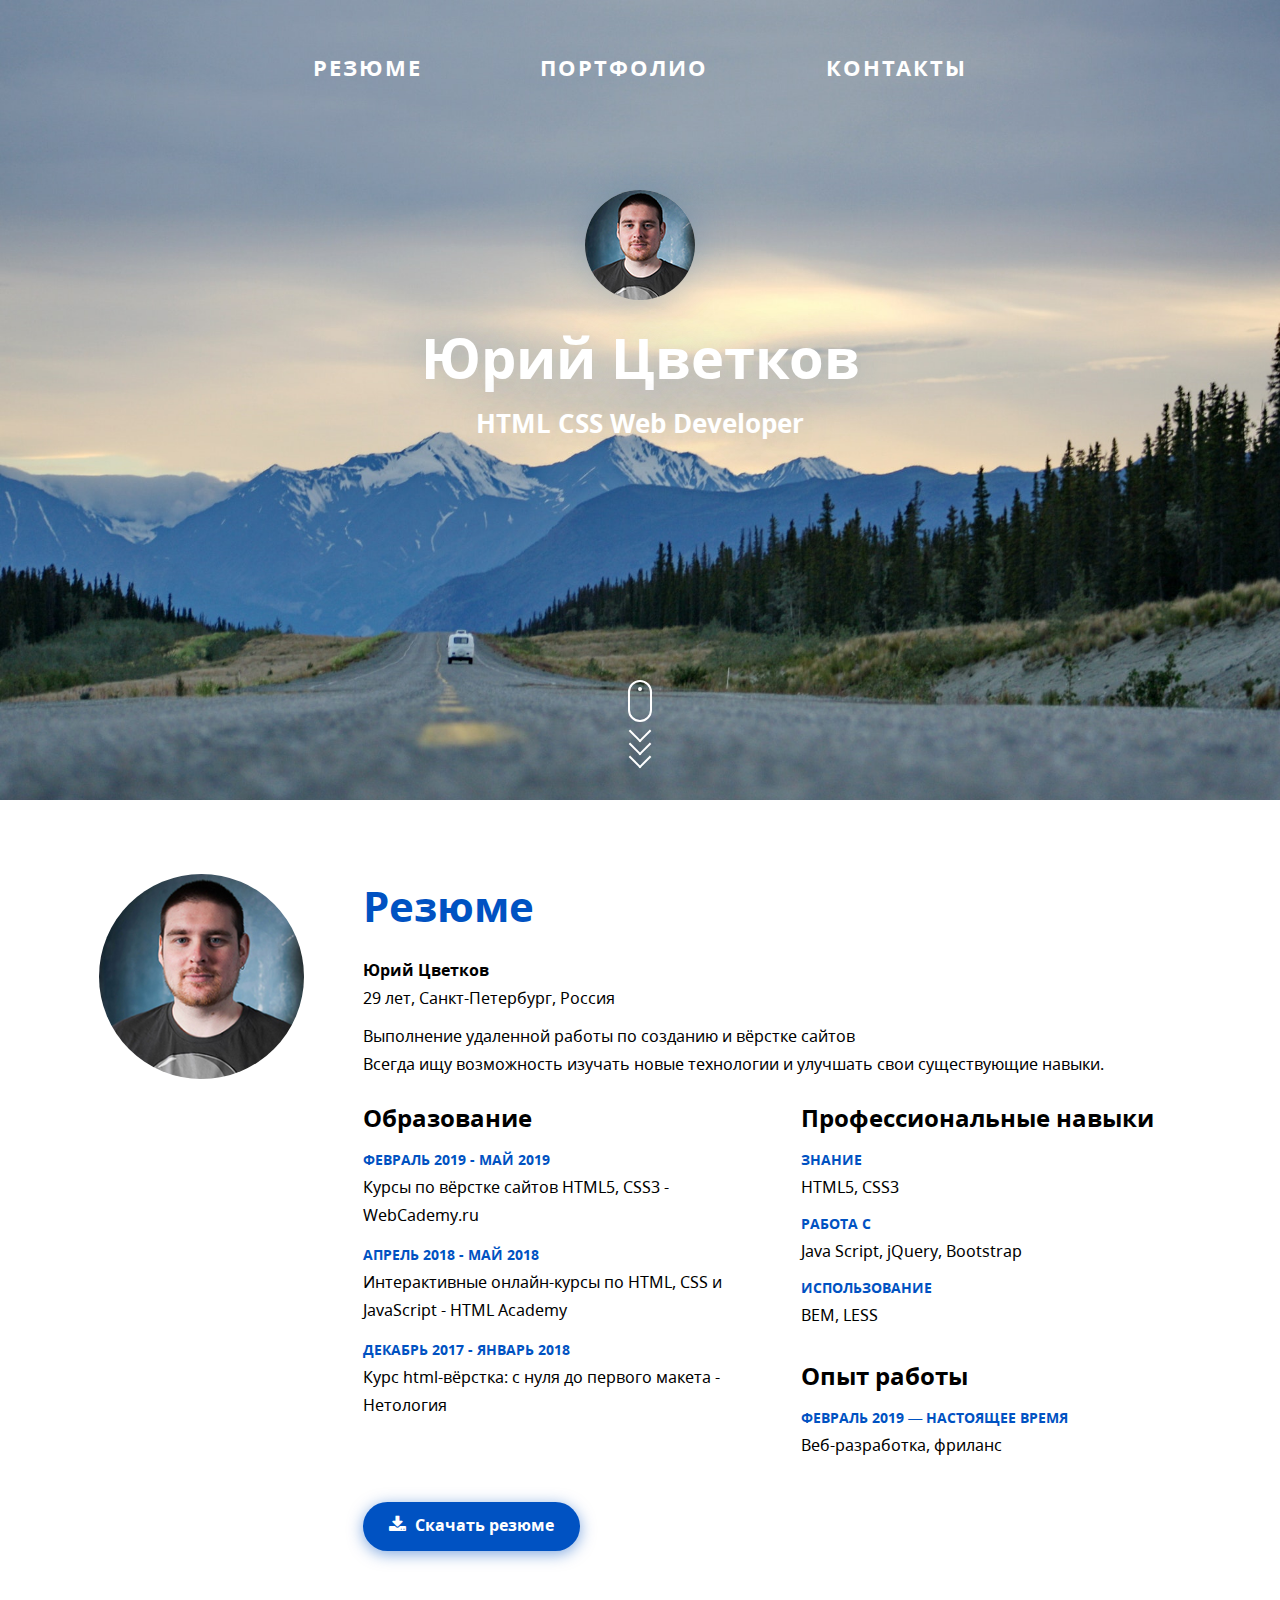
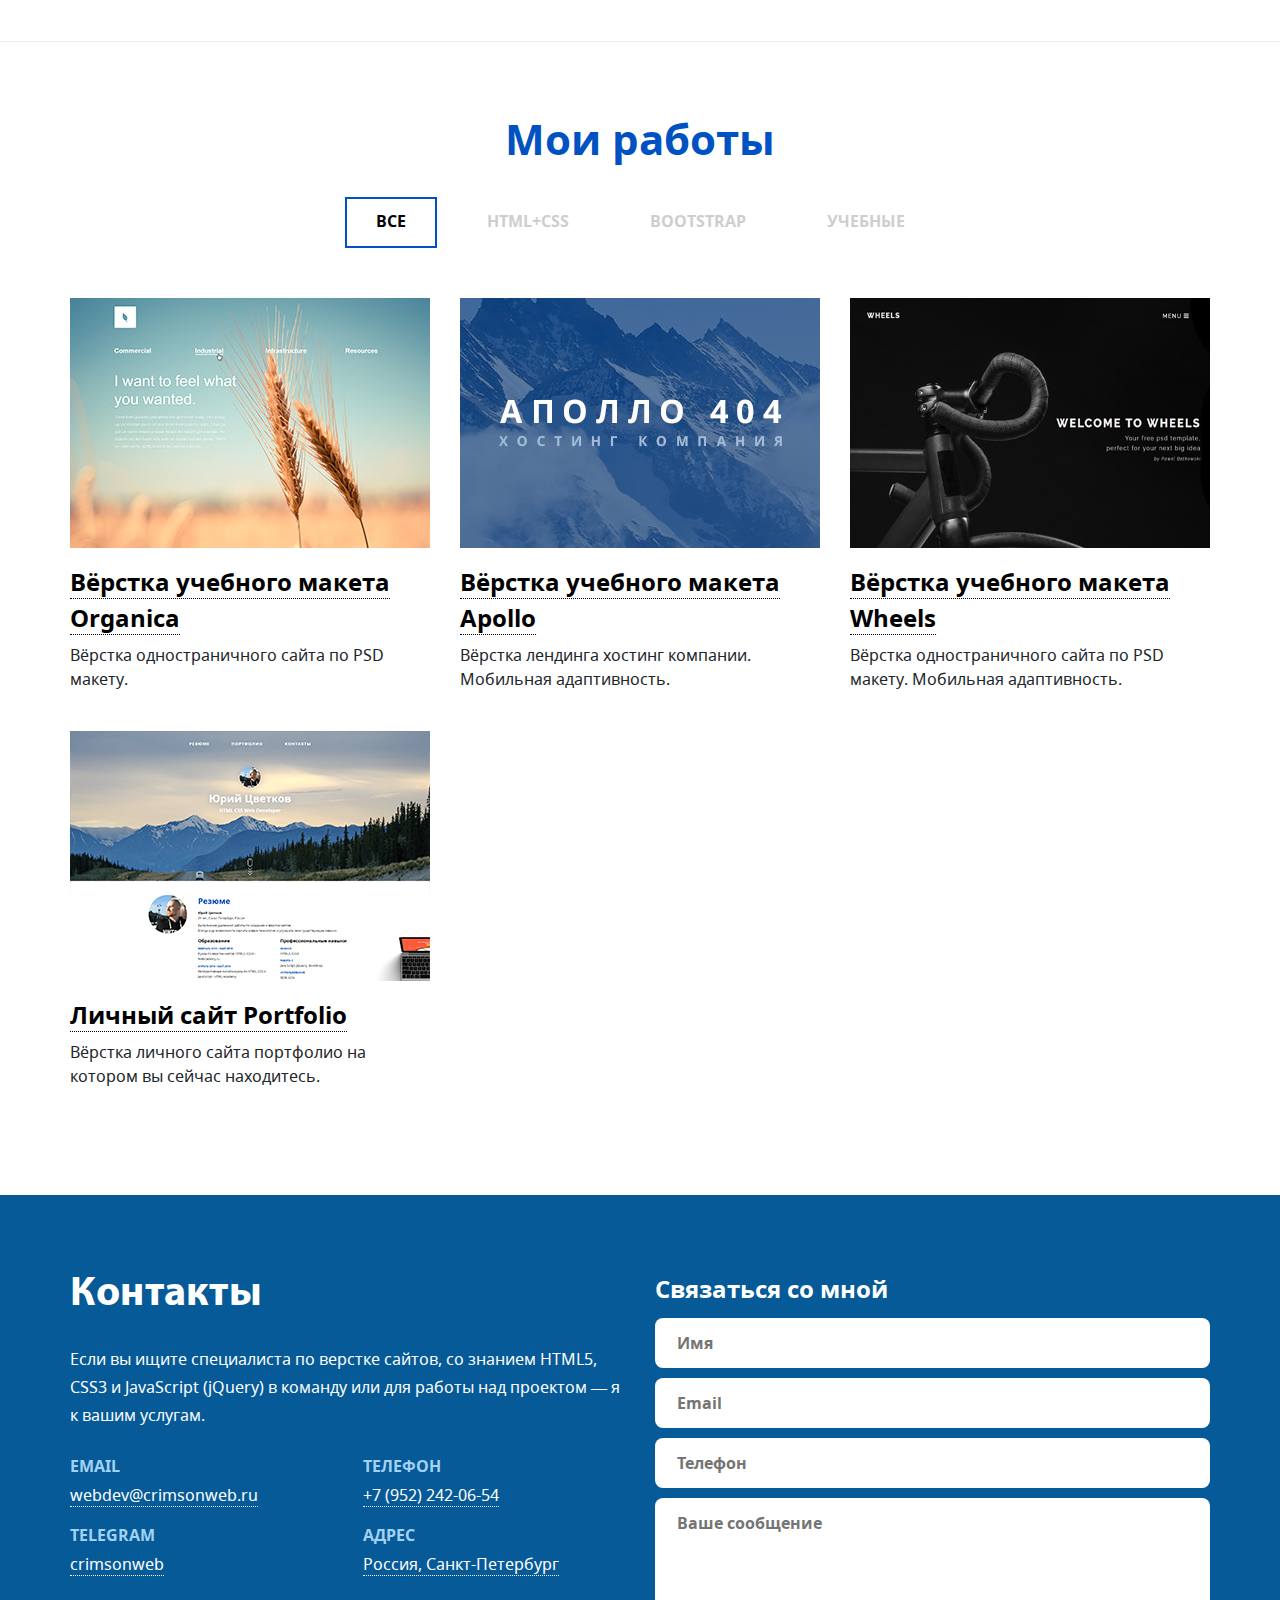
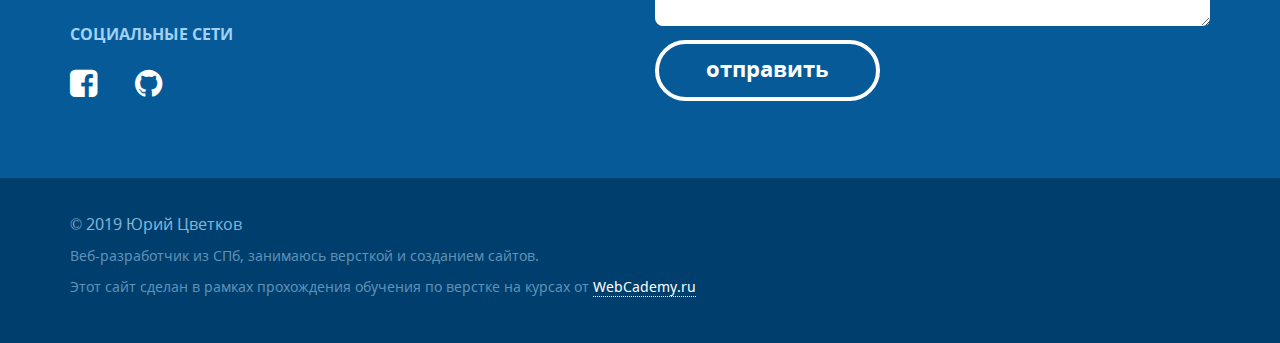
<file: index.html>
<!DOCTYPE html>
<html lang="ru">
<head>
	<meta charset="UTF-8">
	<meta http-equiv="X-UA-Compatible" content="IE=edge" />
	<meta name="viewport" content="width=device-width, initial-scale=1.0" />

	<!-- Titles -->
	<title>Portfolio</title>
	<meta name="keywords" content="crimson web, crimson web studio, web-design, web-developer, web-development, html, css, js, site, portfolio, создание сайтов, верстальщик, верстальшик сайтов, вёрстка, вёрстка сайтов, сайт, заказать сайт, купить сайт, сайт под ключ, создание сайтов, веб разработчик, jury tsvetkov, юрий цветков, спб, санкт-петербург">
    <meta name="description" content="Crimson Web Studio. Юрий Цветков. HTML CSS Web Developer. Создание и вёрстка сайтов.">

	<!-- Styles -->
	<link rel="stylesheet" href="libs/bootstrap/css/bootstrap.min.css">
	<link rel="stylesheet" href="css/main.css">
	<link rel="stylesheet" href="libs/fancybox/jquery.fancybox.css">
	
	<!-- Fonts -->
    <link rel="stylesheet" type="text/css" href="fonts/noto-webfont/noto.css">
	<link rel="stylesheet" type="text/css" href="fonts/font-awesome/css/font-awesome.min.css">
	<link rel="stylesheet" htype="text/css" href="fonts/myriad-pro/MyriadPro-Bold.css">

	<!-- FavIcons -->
	<link rel="shortcut icon" href="img/favicons/favicon-48x48.ico"  type="image/x-icon" />
    <link rel="apple-touch-icon" href="img/favicons/apple-touch-icon.png">
	

	<!-- HTML5 shim and Respond.js for IE8 support of HTML5 elements and media queries -->
	    <!-- WARNING: Respond.js doesn't work if you view the page via file:// -->
	    <!--[if lt IE 9]>
	      <script src="https://oss.maxcdn.com/html5shiv/3.7.3/html5shiv.min.js"></script>
	      <script src="https://oss.maxcdn.com/respond/1.4.2/respond.min.js"></script>
	    <![endif]-->
	    
</head>
<body>

	<!--[if lt IE 8]>
	    <p class="browserupgrade">Вы используете <strong>устаревшую</strong> версию браузера. Пожалуйста <a href="http://browsehappy.com/">обновите свой браузер</a>.</p>
	<![endif]-->

    <!-- header-->
    <header class="header">
        
        <div class="header__inner">
    
            <nav class="navigation">
               <!-- Navigation icon -->
				<button id="navigation__button" class="cmn-toggle-switch cmn-toggle-switch__htx">
					<span>toggle menu</span>
				</button>    
                <ul class="navigation__list">
                    <li><a href="#resume">Резюме</a></li>
                    <li><a href="#portfolio">Портфолио</a></li>
                    <li><a href="#contacts">Контакты</a></li>
                </ul>
            </nav>
            
            <div class="header__centered-content">
                <div class="user-photo user-photo--small">
                    <img src="usercontent/img/photo-small.jpg" alt="Jury Tsvetkov">
                </div>

                <h1 class="header__title">Юрий Цветков</h1>
                <h2 class="header__subtitle">HTML CSS Web Developer</h2>
            </div>
            
            <a href="#resume" class="mouse_scroll">
                <div class="mouse">
                    <div class="wheel"></div>
                </div>
                <div>
                    <span class="m_scroll_arrows unu"></span>
                    <span class="m_scroll_arrows doi"></span>
                    <span class="m_scroll_arrows trei"></span>
                </div>
            </a>    
            
        </div>
        
    </header>
    
    <!--main-->
    <main>
       
        <!--resume-->
        <div id="resume" class="section section--bottom-line section--bg-laptop">
            <div class="container">

                <div class="row">
                    <!--user photo-->
                    <div class="hidden-xs col-sm-2 col-lg-3">
                    <div class="user-photo user-photo--big">
                        <img src="usercontent/img/photo-big.jpg" alt="Jury Tsvetkov">
                    </div>
                    </div>
                    <!--experience and education-->
                    <div class="col-sm-10 col-lg-9">
                        <div class="heading">Резюме</div>
                        <p><strong>Юрий Цветков</strong><br>
                        29 лет, Санкт-Петербург, Россия</p>
                        <p>Выполнение удаленной работы по созданию и вёрстке сайтов<br> 
                        Всегда ищу возможность изучать новые технологии и улучшать свои существующие навыки.</p>
                        <div class="row">
                                
                                <div class="col-sm-6 col-lg-6">
                                <!--education-->
                                <div class="heading heading--medium">Образование</div>
                                <ul class="definition-list">
                                    <li class="definition-list__item">
                                        <div class="definition-list__def">
                                            февраль 2019 - май 2019
                                        </div>
                                        <div class="definition-list__desc">
                                            <p>Курсы по вёрстке сайтов HTML5, CSS3 - WebCademy.ru</p>
                                        </div>
                                    </li>
                                    <li class="definition-list__item">
                                        <div class="definition-list__def">
                                            апрель 2018 - май 2018
                                        </div>
                                        <div class="definition-list__desc">
                                            <p>Интерактивные онлайн-курсы по HTML, CSS и JavaScript - HTML Academy</p>
                                        </div>
                                    </li>
                                    <li class="definition-list__item">
                                        <div class="definition-list__def">
                                            декабрь 2017 - январь 2018
                                        </div>
                                        <div class="definition-list__desc">
                                            <p>Курс html-вёрстка: с нуля до первого макета - Нетология</p>
                                        </div>
                                    </li>
						        </ul>
                            </div>
                            <div class="col-sm-6 col-lg-6">
                                <!--experience-->
                                <div class="heading heading--medium">Профессиональные навыки</div>
                                <ul class="definition-list">
                                    <li class="definition-list__item">
                                        <div class="definition-list__def">
                                            Знание
                                        </div>
                                        <div class="definition-list__desc">
                                            <p>HTML5, CSS3</p>
                                        </div>
                                        <div class="definition-list__desc">
                                        <div class="definition-list__def">
                                            Работа с
                                        </div>
                                            <p>Java Script, jQuery, Bootstrap</p>
                                        </div>
                                        <div class="definition-list__desc">
                                        <div class="definition-list__def">
                                            Использование
                                        </div>
                                            <p>BEM, LESS</p>
                                        </div>
                                    </li>
                                </ul>
                                <div class="heading heading--medium mt--0">Опыт работы</div>
                                <ul class="definition-list">
                                    <li class="definition-list__item">
                                        <div class="definition-list__def">
                                            февраль 2019 — настоящее время
                                        </div>
                                        <div class="definition-list__desc">
                                            <p>Веб-разработка, фриланс</p>
                                        </div>
                                    </li>
                                </ul>
                            </div>
                            
                        </div>
                        <!--Download resume-->
                        <a class="button" href="usercontent/pdf/yury_tsvetkov_web-developer.pdf" target="_blank">
                            <i class="fa fa-download" aria-hidden="true"></i>
                            Скачать резюме
                        </a>
                    </div>
                </div>
            </div>    
        </div>
        
        <!--portfolio-->
        <div id="portfolio" class="section section--portfolio section--bg-portfolio">
            <div class="container">
                <!--filter-->
                <div class="heading heading--center">Мои работы</div>
                      
                <div class="selector">
                    <ul class="selector__block">
                        <li class="selector__element">
                            <span data-filter="all" class="selector__button selector__button--active filter">Все</span>
                        </li>
                        <li class="selector__element">
                            <span data-filter=".html-css" class="selector__button filter">HTML+CSS</span>
                        </li>
                        <li class="selector__element">
                            <span data-filter=".bootstrap" class="selector__button filter">Bootstrap</span>
                        </li>
                        <li class="selector__element">
                            <span data-filter=".tutorial" class="selector__button filter">Учебные</span>
                        </li>
<!--
                        <li class="selector__element">
                            <span data-filter=".payed" class="selector__button filter">На заказ</span>
                        </li>
-->
                    </ul>
                </div>
                <!--works-->
                
                <div id="portfolio-mix" class="row">
                   
                    <div class="col-sm-4 mix html-css tutorial">
                        <div class="portfolio-item">
                            <div class="portfolio-item__image">
                                <a href="usercontent/img/full/organic.png" title="Учебный макет Organica" class="fancybox portfolio-item__image--hover" rel="group" tabindex="-1">
                                    <i class="fa fa-search" aria-hidden="true"></i><br>
                                    <span>смотреть макет</span>
                                </a>
                                <img src="usercontent/img/project_organica.jpg" alt="Учебный макет Organica">
                            </div>
                            <div class="portfolio-item__title">
                                <a href="https://crimsonweb.ru/portfolio/organica/" target="_blank">Вёрстка учебного макета Organica</a>
                            </div>
                            <div class="portfolio-item__description">
                                Вёрстка одностраничного сайта по PSD макету.
                            </div>
                        </div>
                    </div>
    
                    <div class="col-sm-4 mix bootstrap tutorial">
                        <div class="portfolio-item">
                            <div class="portfolio-item__image">
                                <a href="usercontent/img/full/apollo.png" title="Учебный макет Apollo" class="fancybox portfolio-item__image--hover" rel="group" tabindex="-1">
                                    <i class="fa fa-search" aria-hidden="true"></i><br>
                                    <span>смотреть макет</span>
                                </a>
                                <img src="usercontent/img/project_apollo.jpg" alt="Учебный макет Apollo">
                            </div>
                            <div class="portfolio-item__title">
                                <a href="https://crimsonweb.ru/portfolio/apollo/" target="_blank">Вёрстка учебного макета Apollo</a>
                            </div>
                            <div class="portfolio-item__description">
                                Вёрстка лендинга хостинг компании. Мобильная адаптивность.
                            </div>
                        </div>
                    </div>        

                    <div class="col-sm-4 mix html-css bootstrap tutorial">
                        <div class="portfolio-item">
                            <div class="portfolio-item__image">
                                <a href="usercontent/img/full/wheels.png" title="Вёрстка макета Wheels" class="fancybox portfolio-item__image--hover" rel="group" tabindex="-1">
                                    <i class="fa fa-search" aria-hidden="true"></i><br>
                                    <span>смотреть макет</span>
                                </a>
                                <img src="usercontent/img/project_wheels.jpg" alt="Личный сайт Portfolio">
                            </div>
                            <div class="portfolio-item__title">
                                <a href="https://crimsonweb.ru/portfolio/wheels/" target="_blank">Вёрстка учебного макета Wheels</a>
                            </div>
                            <div class="portfolio-item__description">
                                Вёрстка одностраничного сайта по PSD макету. Мобильная адаптивность.
                            </div>
                        </div>
                    </div>
                    
                    <div class="col-sm-4 mix tutorial">
                        <div class="portfolio-item">
                            <div class="portfolio-item__image">
                                <a href="usercontent/img/full/portfolio.png" title="Личный сайт Portfolio" class="fancybox portfolio-item__image--hover" rel="group" tabindex="-1">
                                    <i class="fa fa-search" aria-hidden="true"></i><br>
                                    <span>смотреть макет</span>
                                </a>
                                <img src="usercontent/img/project_portfolio.jpg" alt="Личный сайт Portfolio">
                            </div>
                            <div class="portfolio-item__title">
                                <a href="https://crimsonweb.ru" target="_blank">Личный сайт Portfolio</a>
                            </div>
                            <div class="portfolio-item__description">
                                Вёрстка личного сайта портфолио на котором вы сейчас находитесь.
                            </div>
                        </div>
                    </div>
                                         
                </div>
                
            </div>
        </div>
        
        <!--contacts-->
        <div id="contacts" class="block-contacts section section--contacts"> 
            <div class="container">
                <div class="row">
                   
                    <!--text-->
                    <div class="col-sm-6 col-lg-6">
                       <div class="heading heading--contacts">Контакты</div>
                       
                        <div class="contacts__description">
                            <p>
                            Если вы ищите специалиста по верстке сайтов, со знанием HTML5, CSS3 и JavaScript (jQuery) в команду или для работы над проектом —  я к вашим услугам.
                            </p>
                        </div>

                        <div class="row">
                            <div class="col-lg-6">
                               
                                <ul class="definition-list definition-list--mb">
                                    <li class="definition-list__item">
                                        <div class="definition-list__def definition-list__def--light">
                                            Email
                                        </div>
                                        <div class="definition-list__desc">
                                            <p><a href="mailto:webdev@crimsonweb.ru">webdev@crimsonweb.ru</a></p>
                                        </div>
                                    </li>
                                </ul>
                                <ul class="definition-list">
                                    <li class="definition-list__item">
                                        <div class="definition-list__def definition-list__def--light">
                                            TELEGRAM
                                        </div>
                                        <div class="definition-list__desc">
                                            <p><a href="https://t.me/crimsonweb">crimsonweb</a></p>
                                        </div>
                                    </li>
                                </ul>
                            
                            </div>
                            <div class="col-lg-6 mt--m30">
                            
                                <ul class="definition-list definition-list--mb">
                                    <li class="definition-list__item">
                                        <div class="definition-list__def definition-list__def--light">
                                            телефон
                                        </div>
                                        <div class="definition-list__desc">
                                            <p><a href="tel:+7(952)242-06-54">+7 (952) 242-06-54</a></p>
                                        </div>
                                    </li>
                                </ul>
                                <ul class="definition-list">
                                    <li class="definition-list__item">
                                        <div class="definition-list__def definition-list__def--light">
                                            адрес
                                        </div>
                                        <div class="definition-list__desc">
                                            <p><a href="https://www.google.ru/maps/place/Санкт-Петербург/@59.9367971,28.9671013,8z/data=!3m1!4b1!4m5!3m4!1s0x4696378cc74a65ed:0x6dc7673fab848eff!8m2!3d59.9342802!4d30.3350986">Россия, Санкт-Петербург</a></p>
                                        </div>
                                    </li>
                                </ul>
                                
                            </div>
                        </div>
                        
                        <ul class="definition-list">
                            <li class="definition-list__item">
                                <div class="definition-list__def definition-list__def--light">
                                    социальные сети
                                </div>
                                <div class="definition-list__desc">
                                    <div class="social-icons">
                                        <a href="https://www.facebook.com/jurytsvetkov/" target="_blank" class="fa fa-facebook-square" aria-hidden="true"></a>
                                        <a href="https://github.com/jurytsvetkov" target="_blank" class="fa fa-github" aria-hidden="true"></a>
                                    </div>
                                </div>
                            </li>
                        </ul>   
                                             
                    </div>
                    <!--form-->
                    <div class="col-sm-6 col-lg-6">
                        
                        <div class="heading heading--form">Связаться со мной</div>
                        
                        <form id="contact-form" class="contact-form">
                            <!-- hidden php -->
                            <input type="hidden" name="project_name" value="Crimson Web Studio">
                            <input type="hidden" name="admin_email" value="webdev@crimsonweb.ru">
                            <input type="hidden" name="form_subject" value="Текст сообщения">
	                        <input type="hidden" name="form_from" value="admin@crimsonweb.ru">
                            
                            <input type="text" class="contact-form__input" name="name" placeholder="Имя">
                            <input type="text" class="contact-form__input" name="email" placeholder="Email">
                            <div class="clearfix">
                                <input type="text" class="contact-form__input" name="phone" placeholder="Телефон">
                            </div>
                            
                            <div class="contact-form__bg-pencil">
                            <textarea class="contact-form__textarea" placeholder="Ваше сообщение" name="message"></textarea>
                            </div>
                            
                            <input class="contact-form__submit" type="submit" value="отправить">
                            
                        </form>
                        
                        <div id="answer"></div>
                        
                    </div>
                    
                </div>
            </div>
        </div>
    </main>
    
    <!--footer-->
    <footer>
        <!--copyright-->
        <div class="block-copyright">
            <div class="container">
                <p class="copyright__label">© 2019 Юрий Цветков</p>
                <p>Веб-разработчик из СПб, занимаюсь версткой и созданием сайтов.</p>
                <p>Этот сайт сделан в рамках прохождения обучения по верстке на курсах от <a href="http://webcademy.ru" target="_blank">WebCademy.ru</a></p>
            </div>
        </div>
        
    </footer>
    
    <!--vendor scripts-->
	<script src="libs/jquery/jquery-1.11.2.min.js"></script>
	<script src="libs/bootstrap/js/bootstrap.min.js"></script>
	<script src="libs/pagescroll2id/jquery.malihu.PageScroll2id.js"></script>
	<script src="libs/mixitup2/jquery.mixitup.min.js"></script>
	<script src="libs/fancybox/jquery.fancybox.js"></script>
	<script src="libs/jquery/jquery.mousewheel-3.0.6.pack.js"></script>
	<script src="libs/jquery.validate/jquery.validate.js"></script>
	<!--custom scripts-->
   	<script src="js/navigation.js"></script>
	<script src="js/main.js"></script>


</body>
</html>
</file>
<file: fonts/noto-webfont/noto.css>
@font-face {
    font-family: 'Noto Sans';
    src: local('Noto Sans'), local('NotoSans'), url('notosans.woff2') format('woff2'), url('notosans.woff') format('woff'), url('notosans.ttf') format('truetype');
    font-weight: 400;
    font-style: normal;
}
@font-face {
    font-family: 'Noto Sans';
    src: local('Noto Sans Italic'), local('NotoSans-Italic'), url('notosansitalic.woff2') format('woff2'), url('notosansitalic.woff') format('woff'), url('notosansitalic.ttf') format('truetype');
    font-weight: 400;
    font-style: italic;
}
@font-face {
    font-family: 'Noto Sans';
    src: local('Noto Sans Bold'), local('NotoSans-Bold'), url('notosansbold.woff2') format('woff2'), url('notosansbold.woff') format('woff'), url('notosansbold.ttf') format('truetype');
    font-weight: 700;
    font-style: normal;
}
@font-face {
    font-family: 'Noto Sans';
    src: local('Noto Sans Bold Italic'), local('NotoSans-BoldItalic'), url('notosansbolditalic.woff2') format('woff2'), url('notosansbolditalic.woff') format('woff'), url('notosansbolditalic.ttf') format('truetype');
    font-weight: 700;
    font-style: italic;
}
</file>
<file: fonts/myriad-pro/MyriadPro-Bold.css>
/* This stylesheet generated by Transfonter (https://transfonter.org) on July 4, 2017 2:58 PM */

@font-face {
	font-family: 'Myriad Pro';
	src: url('MyriadPro-Bold.eot');
	src: local('Myriad Pro Bold'), local('MyriadPro-Bold'),
		url('MyriadPro-Bold.eot?#iefix') format('embedded-opentype'),
		url('MyriadPro-Bold.woff') format('woff'),
		url('MyriadPro-Bold.ttf') format('truetype');
	font-weight: bold;
	font-style: normal;
}
</file>
<file: css/main.css>
/*!
 * Bootstrap Reboot v4.1.3 (https://getbootstrap.com/)
 * Copyright 2011-2018 The Bootstrap Authors
 * Copyright 2011-2018 Twitter, Inc.
 * Licensed under MIT (https://github.com/twbs/bootstrap/blob/master/LICENSE)
 * Forked from Normalize.css, licensed MIT (https://github.com/necolas/normalize.css/blob/master/LICENSE.md)
 */
*,
*::before,
*::after {
  box-sizing: border-box;
}
html {
  font-family: sans-serif;
  line-height: 1.15;
  -webkit-text-size-adjust: 100%;
  -ms-text-size-adjust: 100%;
  -ms-overflow-style: scrollbar;
  -webkit-tap-highlight-color: rgba(0, 0, 0, 0);
}
@-ms-viewport {
  width: device-width;
}
article,
aside,
figcaption,
figure,
footer,
header,
hgroup,
main,
nav,
section {
  display: block;
}
body {
  margin: 0;
  font-family: -apple-system, BlinkMacSystemFont, "Segoe UI", Roboto, "Helvetica Neue", Arial, sans-serif, "Apple Color Emoji", "Segoe UI Emoji", "Segoe UI Symbol", "Noto Color Emoji";
  font-size: 1rem;
  font-weight: 400;
  line-height: 1.5;
  color: #212529;
  text-align: left;
  background-color: #fff;
}
[tabindex="-1"]:focus {
  outline: 0 !important;
}
hr {
  box-sizing: content-box;
  height: 0;
  overflow: visible;
}
h1,
h2,
h3,
h4,
h5,
h6 {
  margin-top: 0;
  margin-bottom: 0.5rem;
}
p {
  margin-top: 0;
  margin-bottom: 1rem;
}
abbr[title],
abbr[data-original-title] {
  text-decoration: underline;
  -webkit-text-decoration: underline dotted;
  text-decoration: underline dotted;
  cursor: help;
  border-bottom: 0;
}
address {
  margin-bottom: 1rem;
  font-style: normal;
  line-height: inherit;
}
ol,
ul,
dl {
  margin-top: 0;
  margin-bottom: 1rem;
}
ol ol,
ul ul,
ol ul,
ul ol {
  margin-bottom: 0;
}
dt {
  font-weight: 700;
}
dd {
  margin-bottom: .5rem;
  margin-left: 0;
}
blockquote {
  margin: 0 0 1rem;
}
dfn {
  font-style: italic;
}
b,
strong {
  font-weight: bolder;
}
small {
  font-size: 80%;
}
sub,
sup {
  position: relative;
  font-size: 75%;
  line-height: 0;
  vertical-align: baseline;
}
sub {
  bottom: -0.25em;
}
sup {
  top: -0.5em;
}
a {
  color: #007bff;
  text-decoration: none;
  background-color: transparent;
  -webkit-text-decoration-skip: objects;
}
a:hover {
  color: #0056b3;
  text-decoration: underline;
}
a:not([href]):not([tabindex]) {
  color: inherit;
  text-decoration: none;
}
a:not([href]):not([tabindex]):hover,
a:not([href]):not([tabindex]):focus {
  color: inherit;
  text-decoration: none;
}
a:not([href]):not([tabindex]):focus {
  outline: 0;
}
pre,
code,
kbd,
samp {
  font-family: SFMono-Regular, Menlo, Monaco, Consolas, "Liberation Mono", "Courier New", monospace;
  font-size: 1em;
}
pre {
  margin-top: 0;
  margin-bottom: 1rem;
  overflow: auto;
  -ms-overflow-style: scrollbar;
}
figure {
  margin: 0 0 1rem;
}
img {
  vertical-align: middle;
  border-style: none;
}
svg {
  overflow: hidden;
  vertical-align: middle;
}
table {
  border-collapse: collapse;
}
caption {
  padding-top: 0.75rem;
  padding-bottom: 0.75rem;
  color: #6c757d;
  text-align: left;
  caption-side: bottom;
}
th {
  text-align: inherit;
}
label {
  display: inline-block;
  margin-bottom: 0.5rem;
}
button {
  border-radius: 0;
}
button:focus {
  outline: 1px dotted;
  outline: 5px auto -webkit-focus-ring-color;
}
input,
button,
select,
optgroup,
textarea {
  margin: 0;
  font-family: inherit;
  font-size: inherit;
  line-height: inherit;
}
button,
input {
  overflow: visible;
}
button,
select {
  text-transform: none;
}
button,
html [type="button"],
[type="reset"],
[type="submit"] {
  -webkit-appearance: button;
}
button::-moz-focus-inner,
[type="button"]::-moz-focus-inner,
[type="reset"]::-moz-focus-inner,
[type="submit"]::-moz-focus-inner {
  padding: 0;
  border-style: none;
}
input[type="radio"],
input[type="checkbox"] {
  box-sizing: border-box;
  padding: 0;
}
input[type="date"],
input[type="time"],
input[type="datetime-local"],
input[type="month"] {
  -webkit-appearance: listbox;
}
textarea {
  overflow: auto;
  resize: vertical;
}
fieldset {
  min-width: 0;
  padding: 0;
  margin: 0;
  border: 0;
}
legend {
  display: block;
  width: 100%;
  max-width: 100%;
  padding: 0;
  margin-bottom: .5rem;
  font-size: 1.5rem;
  line-height: inherit;
  color: inherit;
  white-space: normal;
}
progress {
  vertical-align: baseline;
}
[type="number"]::-webkit-inner-spin-button,
[type="number"]::-webkit-outer-spin-button {
  height: auto;
}
[type="search"] {
  outline-offset: -2px;
  -webkit-appearance: none;
}
[type="search"]::-webkit-search-cancel-button,
[type="search"]::-webkit-search-decoration {
  -webkit-appearance: none;
}
::-webkit-file-upload-button {
  font: inherit;
  -webkit-appearance: button;
}
output {
  display: inline-block;
}
summary {
  display: list-item;
  cursor: pointer;
}
template {
  display: none;
}
[hidden] {
  display: none !important;
}
/*# sourceMappingURL=bootstrap-reboot.css.map */
/*
 * Box-sizing-model
 */
*,
*:before,
*:after {
  -moz-box-sizing: border-box;
  -webkit-box-sizing: border-box;
  box-sizing: border-box;
}
/*
 * Responsive images
*/
img {
  max-width: 100%;
  height: auto;
}
/*
 * Cursor change on hover on Buttons
*/
input[type="submit"] {
  cursor: pointer;
}
/*
 * A better looking default horizontal rule
 */
hr {
  display: block;
  height: 1px;
  border: 0;
  border-top: 1px solid #ccc;
  margin: 1em 0;
  padding: 0;
}
/*
 * Allow only vertical resizing of textareas.
 */
textarea {
  resize: vertical;
}
/*
 * Clearfix: contain floats
 *
 * For modern browsers
 * 1. The space content is one way to avoid an Opera bug when the
 *    `contenteditable` attribute is included anywhere else in the document.
 *    Otherwise it causes space to appear at the top and bottom of elements
 *    that receive the `clearfix` class.
 * 2. The use of `table` rather than `block` is only necessary if using
 *    `:before` to contain the top-margins of child elements.
 */
.clearfix:before,
.clearfix:after {
  content: " ";
  /* 1 */
  display: table;
  /* 2 */
}
.clearfix:after {
  clear: both;
}
.clear {
  clear: both;
  height: 0;
  width: 0;
  visibility: hidden;
}
/* ==========================================================================
   Browser Upgrade Prompt
   ========================================================================== */
.browserupgrade {
  margin: 0.2em 0;
  background: #ccc;
  color: #000;
  padding: 0.2em 0;
}
html,
body {
  height: 100%;
  min-width: 320px;
  font-family: 'Noto Sans';
}
p {
  font-size: 16px;
  line-height: 28px;
  color: #000;
}
@media (max-width: 768px) {
  p {
    font-size: 16px;
    line-height: 28px;
  }
}
a {
  transition: 0.3s;
}
.block {
  background: #FFDB4C;
  padding: 20px;
  color: #000;
  font-size: 32px;
  font-weight: bold;
  text-align: center;
  margin-top: 30px;
  margin-bottom: 30px;
}
.navigation {
  color: #fff;
  font-size: 22px;
  font-weight: 700;
  text-transform: uppercase;
  top: 51px;
  left: 0;
  right: 0;
}
@media (min-width: 768px) {
  .navigation {
    position: absolute;
  }
}
.navigation .navigation__toggle {
  display: block;
  cursor: pointer;
  font-size: 38px;
  position: absolute;
  top: 23px;
  right: 16px;
  z-index: 2;
}
@media (min-width: 768px) {
  .navigation .navigation__toggle {
    display: none;
  }
}
.navigation .navigation__toggle--fixed {
  position: fixed;
}
.navigation ul.navigation__list {
  display: none;
  z-index: 1;
  position: fixed;
  top: 0;
  right: 0;
  bottom: 0;
  left: 0;
  background-color: rgba(11, 81, 136, 0.95);
  margin: 0;
  padding: 0;
  list-style-type: none;
  letter-spacing: 2px;
  text-align: center;
}
@media (min-width: 768px) {
  .navigation ul.navigation__list {
    display: block;
    position: absolute;
    top: 60;
  }
}
.navigation ul.navigation__list--open {
  display: flex;
  justify-content: center;
  align-items: center;
  flex-direction: column;
}
.navigation ul.navigation__list li {
  display: block;
  margin-right: auto;
  margin-left: auto;
  margin: 0 0 40px;
  padding: 0;
}
@media (min-width: 768px) {
  .navigation ul.navigation__list li {
    margin: 0;
    padding: 0;
    display: inline-block;
    margin-right: 110px;
  }
  .navigation ul.navigation__list li:last-child {
    margin-right: 0;
  }
}
.navigation a {
  color: #fff;
  text-decoration: none;
}
.navigation a:hover,
.navigation a:active,
.navigation a:focus {
  color: #ffe400;
}
.user-photo {
  width: 110px;
  height: 110px;
  margin-left: auto;
  margin-right: auto;
  margin-bottom: 27px;
  overflow: hidden;
  border-radius: 80px;
  background-image: url(../img/placeholders/user-avatar-placeholder-small.jpg);
}
.user-photo--small {
  box-shadow: 0px 0px 40px 0px rgba(72, 119, 159, 0.4);
}
.user-photo--big {
  max-width: 100%;
  height: auto;
  border-radius: 110px;
  background-image: url(../img/placeholders/user-avatar-placeholder-big.jpg);
}
@media (min-width: 1200px) {
  .user-photo--big {
    width: 205px;
    height: 205px;
  }
}
a.mouse_scroll {
  display: block;
  margin: 0 auto;
  width: 24px;
  height: 100px;
  position: absolute;
  bottom: 2rem;
  left: 50%;
  margin-left: -12px;
  -webkit-animation-delay: 1.2s;
  -moz-animation-delay: 1.2s;
  -o-animation-delay: 1.2s;
  animation-delay: 1.2s;
  cursor: pointer;
}
@media screen and (max-width: 768px) {
  a.mouse_scroll {
    bottom: 2rem;
    height: 50px;
  }
}
a.mouse_scroll:active,
a.mouse_scroll:focus {
  outline: none;
}
.m_scroll_arrows {
  display: block;
  width: 5px;
  height: 5px;
  -ms-transform: rotate(45deg);
  /* IE 9 */
  -webkit-transform: rotate(45deg);
  /* Chrome, Safari, Opera */
  transform: rotate(45deg);
  border-right: 2px solid white;
  border-bottom: 2px solid white;
  margin: 0 0 3px 4px;
  width: 16px;
  height: 16px;
}
.unu {
  margin-top: 1px;
}
.unu,
.doi,
.trei {
  -webkit-animation: mouse-scroll 1s infinite;
  -moz-animation: mouse-scroll 1s infinite;
}
.unu {
  -webkit-animation-delay: .1s;
  -moz-animation-delay: .1s;
  -webkit-animation-direction: alternate;
}
.doi {
  -webkit-animation-delay: .2s;
  -moz-animation-delay: .2s;
  -webkit-animation-direction: alternate;
  margin-top: -6px;
}
.trei {
  -webkit-animation-delay: .3s;
  -moz-animation-delay: .3s;
  -webkit-animation-direction: alternate;
  margin-top: -6px;
}
.mouse {
  display: none;
  height: 42px;
  width: 24px;
  border-radius: 14px;
  transform: none;
  border: 2px solid white;
  top: 170px;
}
@media (min-width: 768px) {
  .mouse {
    display: block;
  }
}
.wheel {
  height: 5px;
  width: 2px;
  display: block;
  margin: 5px auto;
  background: white;
  position: relative;
  height: 4px;
  width: 4px;
  border: 2px solid white;
  -webkit-border-radius: 8px;
  border-radius: 8px;
}
.wheel {
  -webkit-animation: mouse-wheel 0.6s linear infinite;
  -moz-animation: mouse-wheel 0.6s linear infinite;
}
@-webkit-keyframes mouse-wheel {
  0% {
    opacity: 1;
    -webkit-transform: translateY(0);
    -ms-transform: translateY(0);
    transform: translateY(0);
  }
  100% {
    opacity: 0;
    -webkit-transform: translateY(6px);
    -ms-transform: translateY(6px);
    transform: translateY(6px);
  }
}
@-moz-keyframes mouse-wheel {
  0% {
    top: 1px;
  }
  25% {
    top: 2px;
  }
  50% {
    top: 3px;
  }
  75% {
    top: 2px;
  }
  100% {
    top: 1px;
  }
}
@-webkit-keyframes mouse-scroll {
  0% {
    opacity: 0;
  }
  50% {
    opacity: .5;
  }
  100% {
    opacity: 1;
  }
}
@-moz-keyframes mouse-scroll {
  0% {
    opacity: 0;
  }
  50% {
    opacity: .5;
  }
  100% {
    opacity: 1;
  }
}
@-o-keyframes mouse-scroll {
  0% {
    opacity: 0;
  }
  50% {
    opacity: .5;
  }
  100% {
    opacity: 1;
  }
}
@keyframes mouse-scroll {
  0% {
    opacity: 0;
  }
  50% {
    opacity: .5;
  }
  100% {
    opacity: 1;
  }
}
.heading {
  color: #0052c2;
  font-size: 32px;
  font-weight: 700;
  margin: 0 0 9px;
}
@media (min-width: 768px) {
  .heading {
    font-size: 42px;
    margin: 0 0 19px;
  }
}
.heading--medium {
  color: #000;
  font-size: 24px;
  line-height: 28px;
  margin: 16px 0 15px;
}
.heading--center {
  text-align: center;
}
.heading--contacts {
  font-family: 'Myriad Pro';
  font-weight: bold;
  font-size: 32px;
  color: #fff;
}
@media (min-width: 768px) {
  .heading--contacts {
    font-size: 42px;
  }
}
.heading--form {
  color: #fff;
  font-size: 24px;
  line-height: 28px;
  padding-top: 7px;
  margin: 5px 0 15px;
}
@media (min-width: 768px) {
  .heading--form {
    margin: 37px 0 15px;
  }
}
@media (min-width: 1200px) {
  .heading--form {
    margin: 5px 0 15px;
  }
}
.definition-list {
  margin: 0 0 43px;
  padding: 0;
  list-style-type: none;
}
.definition-list .definition-list__item {
  margin: 0 0 13px;
  padding: 0;
}
.definition-list .definition-list__def {
  font-size: 14px;
  font-weight: 700;
  line-height: 26px;
  color: #0052c2;
  text-transform: uppercase;
}
.definition-list .definition-list__def--light {
  font-size: 16px;
  margin-bottom: 2px;
  color: #a2d1f4;
  text-transform: uppercase;
}
.definition-list .definition-list__desc {
  font-size: 14px;
  line-height: 26px;
}
@media (min-width: 768px) {
  .definition-list .definition-list__desc {
    font-size: 16px;
  }
}
.definition-list a:hover,
.definition-list a:active,
.definition-list a:focus {
  color: #ffe400;
}
.definition-list--mb {
  margin-bottom: 0;
}
.mt--m30 {
  margin-top: -30px;
}
@media (min-width: 1200px) {
  .mt--m30 {
    margin-top: 0;
  }
}
.mt--0 {
  margin-top: -10px;
}
.button {
  display: inline-block;
  color: #fff;
  font-size: 16px;
  font-weight: 700;
  padding: 11px 26px 14px;
  background-color: #0052c2;
  border-radius: 60px;
  cursor: pointer;
  text-decoration: none;
  box-shadow: 0px 3px 15px 0px rgba(0, 82, 194, 0.5);
}
.button:hover,
.button:focus {
  color: #0052c2;
  text-decoration: none;
  background-color: #fff;
}
.button:active {
  color: #ffe400;
  text-decoration: none;
  background-color: #0052c2;
}
.button .fa {
  font-size: 18px;
  margin-right: 5px;
}
.selector {
  color: #cecece;
  font-size: 16px;
  font-weight: 700;
  padding-top: 19px;
  margin-bottom: 20px;
  text-transform: uppercase;
}
@media (min-width: 768px) {
  .selector {
    padding-top: 8px;
    margin-bottom: 41px;
  }
}
.selector .selector__block {
  padding: 0;
  margin: 0;
  list-style-type: none;
  text-align: center;
}
.selector .selector__element {
  display: block;
  padding: 0;
  margin: 0 0 9px;
}
@media (min-width: 768px) {
  .selector .selector__element {
    display: inline-block;
  }
}
@media (min-width: 1200px) {
  .selector .selector__element {
    margin-right: 15px;
  }
  .selector .selector__element:last-child {
    margin-right: 0;
  }
}
.selector__button {
  display: inline-block;
  padding: 12px 31px 15px;
  cursor: pointer;
}
.selector__button:hover {
  color: #000;
}
.selector__button--active {
  color: #010101;
  border: 2px solid #0052c2;
  padding: 10px 29px 13px;
}
#portfolio-mix {
  text-align: center;
}
#portfolio-mix .mix {
  display: none;
}
.portfolio-item {
  margin-left: auto;
  margin-right: auto;
  margin-bottom: 40px;
  max-width: 360px;
  line-height: 1.3;
}
.portfolio-item .portfolio-item__image {
  display: block;
  overflow: hidden;
  position: relative;
  margin-bottom: 20px;
  background-image: url(../img/placeholders/project_placeholder.jpg);
  background-repeat: no-repeat;
  background-position: center;
  background-size: cover;
  min-height: 190px;
}
@media (min-width: 768px) {
  .portfolio-item .portfolio-item__image {
    min-height: 150px;
    height: 150px;
  }
}
@media (min-width: 992px) {
  .portfolio-item .portfolio-item__image {
    height: 200px;
  }
}
@media (min-width: 1200px) {
  .portfolio-item .portfolio-item__image {
    margin-bottom: 16px;
    height: 250px;
  }
}
.portfolio-item .portfolio-item__image--hover {
  display: block;
  position: absolute;
  padding-top: 60px;
  top: 100%;
  bottom: 0;
  left: 0;
  right: 0;
  text-align: center;
  font-size: 24px;
  letter-spacing: -0.5px;
  color: #fff;
  cursor: pointer;
  background-color: rgba(0, 82, 194, 0.9);
  -webkit-transition: top 0.5s ease-out;
  -moz-transition: top 0.5s ease-out;
  -ms-transition: top 0.5s ease-out;
  -o-transition: top 0.5s ease-out;
  transition: top 0.5s ease-out;
}
@media (min-width: 1200px) {
  .portfolio-item .portfolio-item__image--hover {
    padding-top: 0;
  }
}
.portfolio-item .portfolio-item__image--hover .fa {
  font-size: 64px;
  position: absolute;
  top: 50%;
  left: 50%;
  -webkit-transform: translate(-50%, -50%);
  -moz-transform: translate(-50%, -50%);
  -ms-transform: translate(-50%, -50%);
  -o-transform: translate(-50%, -50%);
  transform: translate(-50%, -50%);
}
@media (min-width: 768px) {
  .portfolio-item .portfolio-item__image--hover .fa {
    font-size: 50px;
  }
}
@media (min-width: 1200px) {
  .portfolio-item .portfolio-item__image--hover .fa {
    position: static;
    font-size: 64px;
    margin-top: 60px;
    margin-bottom: 20px;
    -webkit-transform: translate(0%, 0%);
    -moz-transform: translate(0%, 0%);
    -ms-transform: translate(0%, 0%);
    -o-transform: translate(0%, 0%);
    transform: translate(0%, 0%);
  }
}
.portfolio-item .portfolio-item__image--hover span {
  display: none;
}
@media (min-width: 1200px) {
  .portfolio-item .portfolio-item__image--hover span {
    display: inline-block;
  }
}
.portfolio-item .portfolio-item__image:hover .portfolio-item__image--hover {
  display: block;
  top: 0%;
}
.portfolio-item .portfolio-item__title {
  font-size: 20px;
  font-weight: 700;
  margin-bottom: 10px;
  text-align: left;
}
@media (min-width: 1200px) {
  .portfolio-item .portfolio-item__title {
    font-size: 24px;
    line-height: 1.5;
    margin-bottom: 7px;
  }
}
.portfolio-item .portfolio-item__title a {
  color: #000;
  text-decoration: none;
}
@media (min-width: 1200px) {
  .portfolio-item .portfolio-item__title a {
    border-bottom: 1px dotted #000;
  }
  .portfolio-item .portfolio-item__title a:hover,
  .portfolio-item .portfolio-item__title a:active,
  .portfolio-item .portfolio-item__title a:focus {
    border-bottom: 1px dotted #0052c2;
  }
}
.portfolio-item .portfolio-item__title a:hover,
.portfolio-item .portfolio-item__title a:active,
.portfolio-item .portfolio-item__title a:focus {
  color: #0052c2;
  text-decoration: none;
}
.portfolio-item .portfolio-item__description {
  font-size: 14px;
  text-align: left;
}
@media (min-width: 1200px) {
  .portfolio-item .portfolio-item__description {
    font-size: 16px;
    line-height: 1.5;
  }
}
.block-contacts {
  background-color: #065a97;
  color: #fff;
}
.block-contacts p {
  color: #fff;
}
.block-contacts a {
  color: #fff;
  text-decoration: none;
  border-bottom: 1px dotted #fff;
}
.block-contacts a:hover {
  border-bottom: 1px dotted #ffe400;
}
.contacts__description {
  font-size: 16px;
  margin-bottom: 24px;
}
.social-icons {
  font-size: 32px;
  padding-top: 19px;
}
.social-icons .fa {
  margin-right: 30px;
  margin-bottom: 30px;
}
.social-icons .fa:last-child {
  margin-right: 0;
}
.social-icons a {
  border-bottom: none;
}
.social-icons a:hover,
.social-icons a:active,
.social-icons a:focus {
  color: #ffe400;
  border-bottom: none;
}
.block-copyright {
  background-color: #003f6d;
}
.block-copyright a {
  color: #fff;
  text-decoration: none;
  border-bottom: 1px dotted #fff;
}
.block-copyright a:hover,
.block-copyright a:active,
.block-copyright a:focus {
  color: #ffe400;
  text-decoration: none;
  border-bottom: 1px dotted #ffe400;
}
.contact-form .contact-form__input {
  width: 100%;
  color: #7faccc;
  background-color: #fff;
  font-size: 16px;
  font-weight: 700;
  margin-bottom: 10px;
  padding: 13px 22px;
  border: none;
  border-radius: 8px;
  outline-style: none;
}
.contact-form .contact-form__input:hover,
.contact-form .contact-form__input:active,
.contact-form .contact-form__input:focus {
  color: #00599a;
  border: 3px solid #a2d1f4;
  padding: 10px 19px;
}
.contact-form .contact-form__input--half-width {
  float: left;
  width: 49%;
}
.contact-form .contact-form__input--half-width:first-child {
  margin-right: 2%;
}
.contact-form .contact-form__textarea {
  width: 100%;
  height: 128px;
  color: #7faccc;
  font-size: 16px;
  background-color: #fff;
  font-weight: 700;
  margin-bottom: 10px;
  padding: 13px 22px;
  border: none;
  border-radius: 8px;
  outline-style: none;
}
.contact-form .contact-form__textarea:hover,
.contact-form .contact-form__textarea:active,
.contact-form .contact-form__textarea:focus {
  color: #00599a;
  border: 3px solid #a2d1f4;
  padding: 10px 19px;
}
@media (min-width: 1300px) {
  .contact-form contact-form__bg-pencil {
    position: relative;
  }
  .contact-form .contact-form__bg-pencil:after {
    content: "";
    display: block;
    position: absolute;
    left: 70%;
    top: 70%;
    width: 203px;
    height: 153px;
    background-image: url(../img/bg/pencil.png);
    background-repeat: no-repeat;
    background-position: left top;
  }
}
.contact-form .contact-form__submit {
  width: 100%;
  font-size: 18px;
  font-weight: 700;
  padding: 8px 47px 12px;
  margin-bottom: 50px;
  text-align: center;
  color: #fff;
  border: 4px solid #fff;
  border-radius: 80px;
  background-color: transparent;
  transition: 0.2s;
  outline-style: none;
}
@media (min-width: 768px) {
  .contact-form .contact-form__submit {
    width: auto;
    font-size: 20px;
  }
}
@media (min-width: 1200px) {
  .contact-form .contact-form__submit {
    width: auto;
    font-size: 22px;
  }
}
.contact-form .contact-form__submit:hover,
.contact-form .contact-form__submit:focus {
  color: #0052c2;
  text-decoration: none;
  background-color: #fff;
}
.contact-form .contact-form__submit:active {
  color: #ffe400;
  border: 4px solid #ffe400;
  text-decoration: none;
  background-color: transparent;
}
.contact-form label.error {
  position: relative;
  display: block;
  border: 2px solid #ba2828;
  border-radius: 8px;
  font-size: 16px;
  background-color: #ba2828;
  color: #fff;
  padding: 5px 15px;
  font-weight: 700;
  margin-bottom: 15px;
  margin-top: 2px;
}
@media (min-width: 768px) {
  .contact-form label.error {
    font-size: 18px;
  }
}
.contact-form label.error:after {
  content: "";
  position: absolute;
  bottom: 100%;
  left: 40px;
  margin-left: -12px;
  width: 0;
  height: 0;
  border-bottom: 12px solid #ba2828;
  border-right: 12px solid transparent;
  border-left: 12px solid transparent;
}
.contact-form__success {
  position: relative;
  text-align: center;
  font-size: 24px;
  display: block;
  border: 2px solid #fff;
  background-color: #fff;
  border-radius: 8px;
  color: #065a97;
  padding: 5px 15px;
  font-weight: 700;
  margin-bottom: 15px;
  margin-top: 2px;
}
.cmn-toggle-switch {
  font-size: 0;
  position: absolute;
  z-index: 5;
  top: 23px;
  right: 16px;
  display: block;
  overflow: hidden;
  width: 50px;
  height: 45px;
  margin: 0;
  padding: 0;
  cursor: pointer;
  -webkit-transition: background .3s;
  transition: background .3s;
  text-indent: -9999px;
  border: none;
  border-radius: none;
  box-shadow: none;
  -webkit-appearance: none;
  -moz-appearance: none;
  appearance: none;
}
@media (min-width: 768px) {
  .cmn-toggle-switch {
    display: none;
  }
}
.cmn-toggle-switch:focus {
  outline: none;
}
.cmn-toggle-switch span {
  display: block;
  position: absolute;
  top: 20px;
  left: 5px;
  right: 5px;
  height: 5px;
  background: white;
}
.cmn-toggle-switch span::before,
.cmn-toggle-switch span::after {
  position: absolute;
  display: block;
  left: 0;
  width: 100%;
  height: 5px;
  background-color: #fff;
  content: "";
}
.cmn-toggle-switch span::before {
  top: -12px;
}
.cmn-toggle-switch span::after {
  bottom: -12px;
}
/**
 * Style 2
 */
.cmn-toggle-switch__htx {
  background: transparent;
}
.cmn-toggle-switch__htx span {
  -webkit-transition: background 0 0.3s;
  transition: background 0 0.3s;
}
.cmn-toggle-switch__htx span::before,
.cmn-toggle-switch__htx span::after {
  -webkit-transition-duration: 0.3s, 0.3s;
  transition-duration: 0.3s, 0.3s;
  -webkit-transition-delay: 0.3s, 0;
  transition-delay: 0.3s, 0;
}
.cmn-toggle-switch__htx span::before {
  -webkit-transition-property: top, -webkit-transform;
  transition-property: top, transform;
}
.cmn-toggle-switch__htx span::after {
  -webkit-transition-property: bottom, -webkit-transform;
  transition-property: bottom, transform;
}
/* active state*/
.cmn-toggle-switch__htx.active {
  position: fixed;
}
.cmn-toggle-switch__htx.active span {
  background: none;
}
.cmn-toggle-switch__htx.active span::before {
  top: 0;
  -webkit-transform: rotate(45deg);
  -ms-transform: rotate(45deg);
  transform: rotate(45deg);
}
.cmn-toggle-switch__htx.active span::after {
  bottom: 0;
  -webkit-transform: rotate(-45deg);
  -ms-transform: rotate(-45deg);
  transform: rotate(-45deg);
}
.cmn-toggle-switch__htx.active span::before,
.cmn-toggle-switch__htx.active span::after {
  -webkit-transition-delay: 0, 0.3s;
  transition-delay: 0, 0.3s;
}
.section {
  padding-top: 35px;
  padding-bottom: 40px;
}
@media (min-width: 768px) {
  .section {
    padding-top: 50px;
    padding-bottom: 60px;
  }
}
@media (min-width: 1200px) {
  .section {
    padding-top: 74px;
    padding-bottom: 90px;
  }
}
.section--portfolio {
  padding-top: 30px;
  padding-bottom: 35px;
}
@media (min-width: 768px) {
  .section--portfolio {
    padding-top: 50px;
    padding-bottom: 60px;
  }
}
@media (min-width: 1200px) {
  .section--portfolio {
    padding-top: 65px;
    padding-bottom: 67px;
  }
}
.section--bottom-line {
  border-bottom: 1px solid #e9eff3;
}
@media (min-width: 1500px) {
  .section--bg-laptop {
    background-image: url("../img/bg/laptop.png");
    background-repeat: no-repeat;
    background-position: right 80%;
  }
}
@media (min-width: 1500px) {
  .section--bg-portfolio {
    background-image: url("../img/bg/gear.png");
    background-repeat: no-repeat;
    background-position: left 55%;
  }
}
.section--contacts {
  padding-top: 48px;
  padding-bottom: 0;
}
@media (min-width: 768px) {
  .section--contacts {
    padding-top: 48px;
    padding-bottom: 0;
  }
}
@media (min-width: 1200px) {
  .section--contacts {
    padding-top: 68px;
    padding-bottom: 5px;
  }
}
@media (min-width: 1500px) {
  .section--contacts {
    background-image: url("../img/bg/cloud.png");
    background-repeat: no-repeat;
    background-position: right 45%;
  }
}
.header {
  display: table;
  width: 100%;
  color: #fff;
  height: 390px;
  background-color: #1d6dac;
  background-image: url(../img/bg/bg-10.jpg);
  background-repeat: no-repeat;
  background-position: center;
  background-size: cover;
  text-align: center;
}
@media (min-width: 768px) {
  .header {
    height: 560px;
  }
}
@media (min-width: 1200px) {
  .header {
    height: 800px;
  }
}
.header__inner {
  display: table-cell;
  vertical-align: middle;
  position: relative;
}
.header__centered-content {
  display: inline-block;
  margin-top: -60px;
}
@media (min-width: 768px) {
  .header__centered-content {
    margin-top: 0;
  }
}
@media (min-width: 1200px) {
  .header__centered-content {
    margin-top: -172px;
  }
}
.header__title {
  font-size: 26px;
  font-weight: 700;
  text-shadow: 0px 0px 40px rgba(72, 119, 159, 0.4);
  margin: 0 0 20px;
}
@media (min-width: 768px) {
  .header__title {
    font-size: 42px;
  }
}
@media (min-width: 1200px) {
  .header__title {
    font-size: 56px;
  }
}
.header__subtitle {
  font-size: 18px;
  font-weight: 700;
  text-shadow: 0px 0px 40px rgba(72, 119, 159, 0.4);
  margin: 0;
}
@media (min-width: 768px) {
  .header__subtitle {
    font-size: 20px;
  }
}
@media (min-width: 1200px) {
  .header__subtitle {
    font-size: 26px;
  }
}
.block-copyright {
  background-color: #003f6d;
  font-size: 14px;
  color: #5e92b9;
  line-height: 1.4;
  padding-top: 35px;
  padding-bottom: 35px;
}
.block-copyright p {
  color: #5e92b9;
  font-size: 14px;
  line-height: 1.4;
  margin: 0 0 11px;
}
.block-copyright p p:last-child {
  margin-bottom: 0;
}
p.copyright__label {
  color: #82b3d7;
  font-size: 16px;
}
</file>
